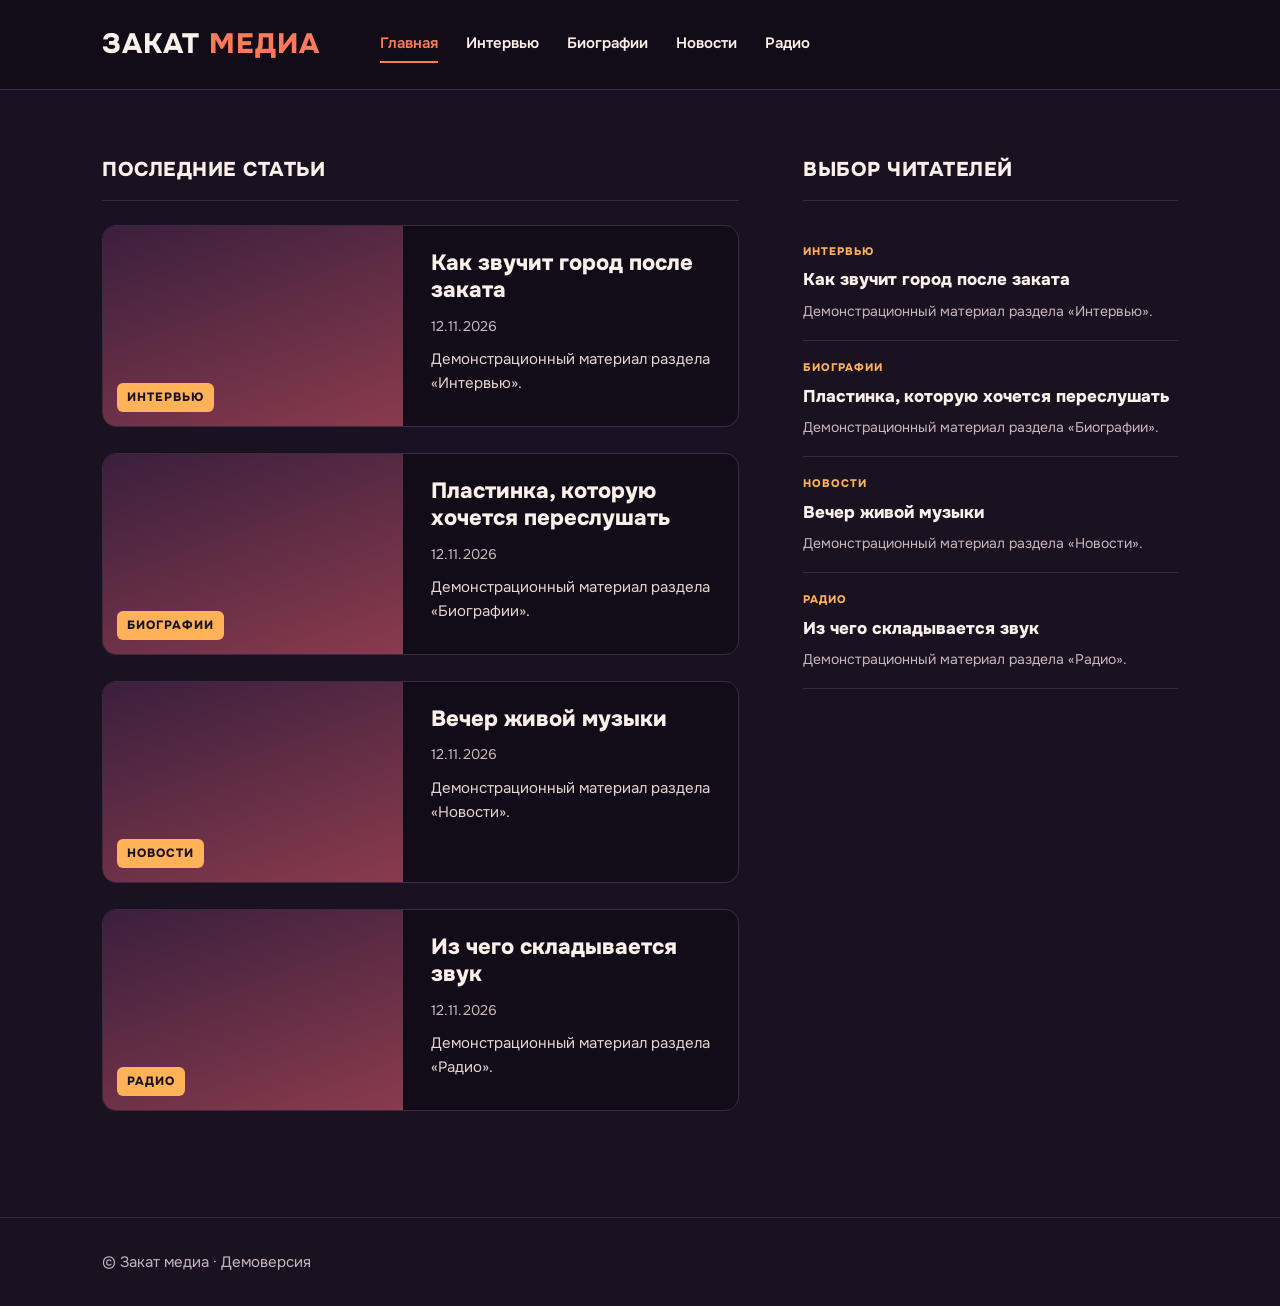
<file: index.html>
<!doctype html>
<html lang="ru"><head><meta charset="utf-8"><meta name="viewport" content="width=device-width,initial-scale=1">
<title>Закат медиа</title><meta name="description" content="Закат медиа: музыкальный журнал"><link rel="stylesheet" href="https://fonts.googleapis.com/css2?family=Onest:wght@400;600;800&display=swap"><link rel="stylesheet" href="./static/style.css"></head><body>
<header class="top"><a class="logo" href="./index.html">ЗАКАТ <span>МЕДИА</span></a>
<nav aria-label="Разделы"><a href="./index.html" aria-current="page">Главная</a><a href="./section-interviews.html">Интервью</a><a href="./section-biographies.html">Биографии</a><a href="./section-news.html">Новости</a><a href="./section-radio.html">Радио</a></nav></header>
<main><div class="cols"><section><h2 class="sec">Последние статьи</h2><article class="card"><a class="card-img" href="./article-demo-interviews.html" tabindex="-1" aria-hidden="true"><span class="ph" aria-hidden="true"></span><span class="tag">Интервью</span></a>
<div class="card-body"><h3><a href="./article-demo-interviews.html">Как звучит город после заката</a></h3><time datetime="2026-11-12">12.11.2026</time><p>Демонстрационный материал раздела «Интервью».</p></div></article><article class="card"><a class="card-img" href="./article-demo-biographies.html" tabindex="-1" aria-hidden="true"><span class="ph" aria-hidden="true"></span><span class="tag">Биографии</span></a>
<div class="card-body"><h3><a href="./article-demo-biographies.html">Пластинка, которую хочется переслушать</a></h3><time datetime="2026-11-12">12.11.2026</time><p>Демонстрационный материал раздела «Биографии».</p></div></article><article class="card"><a class="card-img" href="./article-demo-news.html" tabindex="-1" aria-hidden="true"><span class="ph" aria-hidden="true"></span><span class="tag">Новости</span></a>
<div class="card-body"><h3><a href="./article-demo-news.html">Вечер живой музыки</a></h3><time datetime="2026-11-12">12.11.2026</time><p>Демонстрационный материал раздела «Новости».</p></div></article><article class="card"><a class="card-img" href="./article-demo-radio.html" tabindex="-1" aria-hidden="true"><span class="ph" aria-hidden="true"></span><span class="tag">Радио</span></a>
<div class="card-body"><h3><a href="./article-demo-radio.html">Из чего складывается звук</a></h3><time datetime="2026-11-12">12.11.2026</time><p>Демонстрационный материал раздела «Радио».</p></div></article></section>
<aside><h2 class="sec">Выбор читателей</h2><ul class="side"><li><span class="mini">Интервью</span><a href="./article-demo-interviews.html">Как звучит город после заката</a><p>Демонстрационный материал раздела «Интервью».</p></li><li><span class="mini">Биографии</span><a href="./article-demo-biographies.html">Пластинка, которую хочется переслушать</a><p>Демонстрационный материал раздела «Биографии».</p></li><li><span class="mini">Новости</span><a href="./article-demo-news.html">Вечер живой музыки</a><p>Демонстрационный материал раздела «Новости».</p></li><li><span class="mini">Радио</span><a href="./article-demo-radio.html">Из чего складывается звук</a><p>Демонстрационный материал раздела «Радио».</p></li></ul></aside></div></main>
<footer class="foot">
<p>© Закат медиа · Демоверсия</p></footer>
</body></html>
</file>
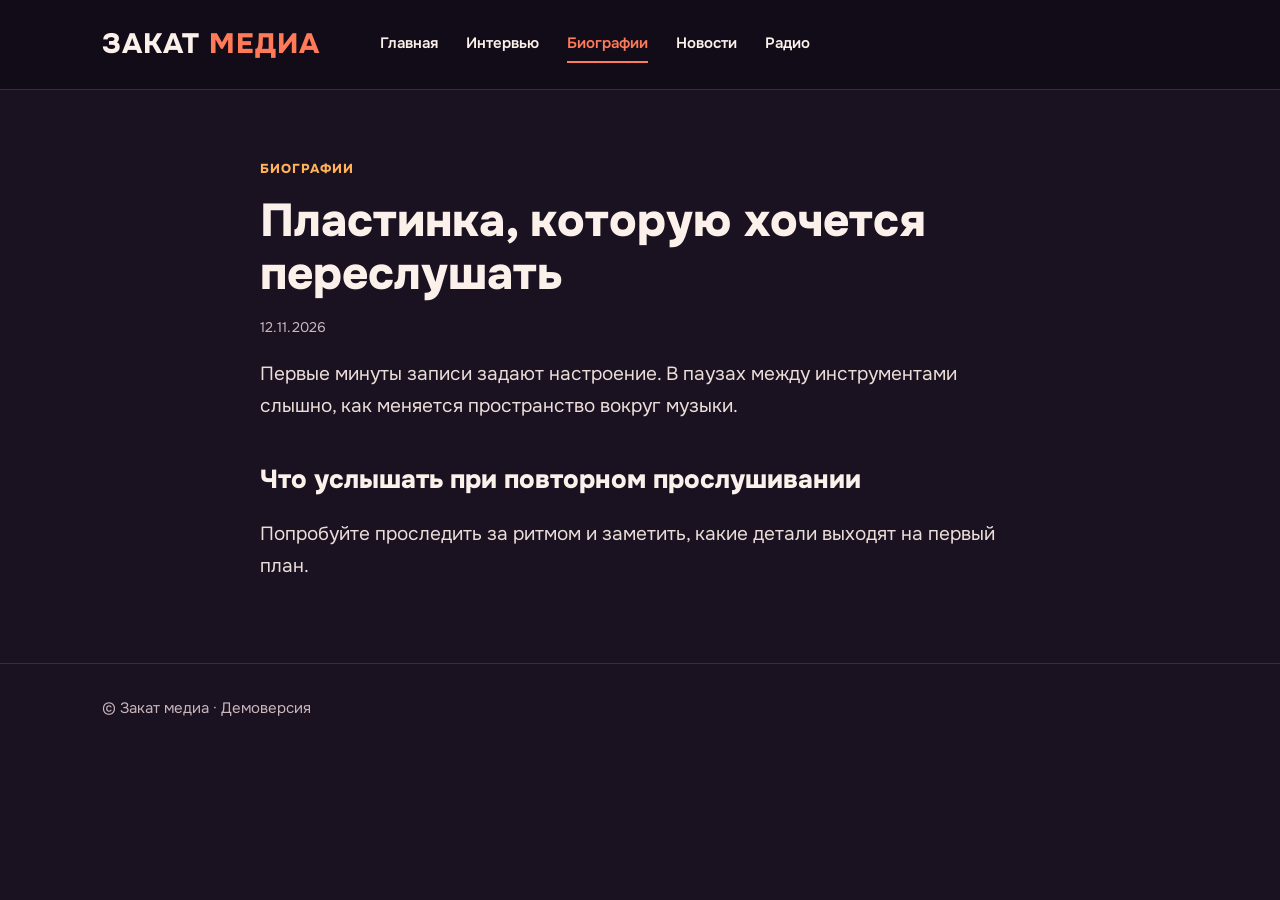
<file: article-demo-biographies.html>
<!doctype html>
<html lang="ru"><head><meta charset="utf-8"><meta name="viewport" content="width=device-width,initial-scale=1">
<title>Пластинка, которую хочется переслушать: Закат медиа</title><meta name="description" content="Демонстрационный материал раздела «Биографии»."><link rel="stylesheet" href="https://fonts.googleapis.com/css2?family=Onest:wght@400;600;800&display=swap"><link rel="stylesheet" href="./static/style.css"></head><body>
<header class="top"><a class="logo" href="./index.html">ЗАКАТ <span>МЕДИА</span></a>
<nav aria-label="Разделы"><a href="./index.html">Главная</a><a href="./section-interviews.html">Интервью</a><a href="./section-biographies.html" aria-current="page">Биографии</a><a href="./section-news.html">Новости</a><a href="./section-radio.html">Радио</a></nav></header>
<main><article class="post"><a class="tag-link" href="./section-biographies.html">Биографии</a>
<h1>Пластинка, которую хочется переслушать</h1><time datetime="2026-11-12">12.11.2026</time><p>Первые минуты записи задают настроение. В паузах между инструментами слышно, как меняется пространство вокруг музыки.</p>
<h2>Что услышать при повторном прослушивании</h2>
<p>Попробуйте проследить за ритмом и заметить, какие детали выходят на первый план.</p></article></main>
<footer class="foot">
<p>© Закат медиа · Демоверсия</p></footer>
</body></html>
</file>
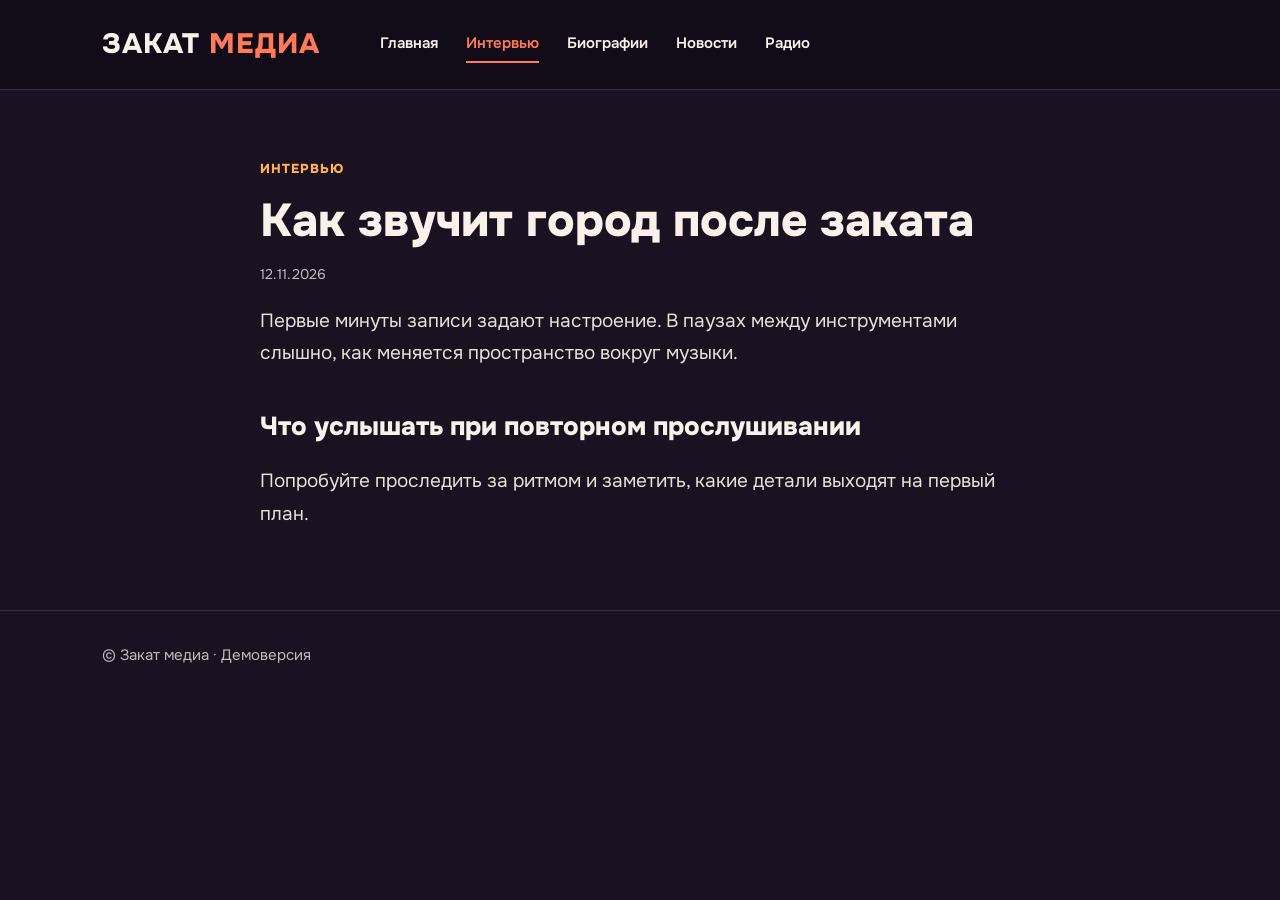
<file: article-demo-interviews.html>
<!doctype html>
<html lang="ru"><head><meta charset="utf-8"><meta name="viewport" content="width=device-width,initial-scale=1">
<title>Как звучит город после заката: Закат медиа</title><meta name="description" content="Демонстрационный материал раздела «Интервью»."><link rel="stylesheet" href="https://fonts.googleapis.com/css2?family=Onest:wght@400;600;800&display=swap"><link rel="stylesheet" href="./static/style.css"></head><body>
<header class="top"><a class="logo" href="./index.html">ЗАКАТ <span>МЕДИА</span></a>
<nav aria-label="Разделы"><a href="./index.html">Главная</a><a href="./section-interviews.html" aria-current="page">Интервью</a><a href="./section-biographies.html">Биографии</a><a href="./section-news.html">Новости</a><a href="./section-radio.html">Радио</a></nav></header>
<main><article class="post"><a class="tag-link" href="./section-interviews.html">Интервью</a>
<h1>Как звучит город после заката</h1><time datetime="2026-11-12">12.11.2026</time><p>Первые минуты записи задают настроение. В паузах между инструментами слышно, как меняется пространство вокруг музыки.</p>
<h2>Что услышать при повторном прослушивании</h2>
<p>Попробуйте проследить за ритмом и заметить, какие детали выходят на первый план.</p></article></main>
<footer class="foot">
<p>© Закат медиа · Демоверсия</p></footer>
</body></html>
</file>
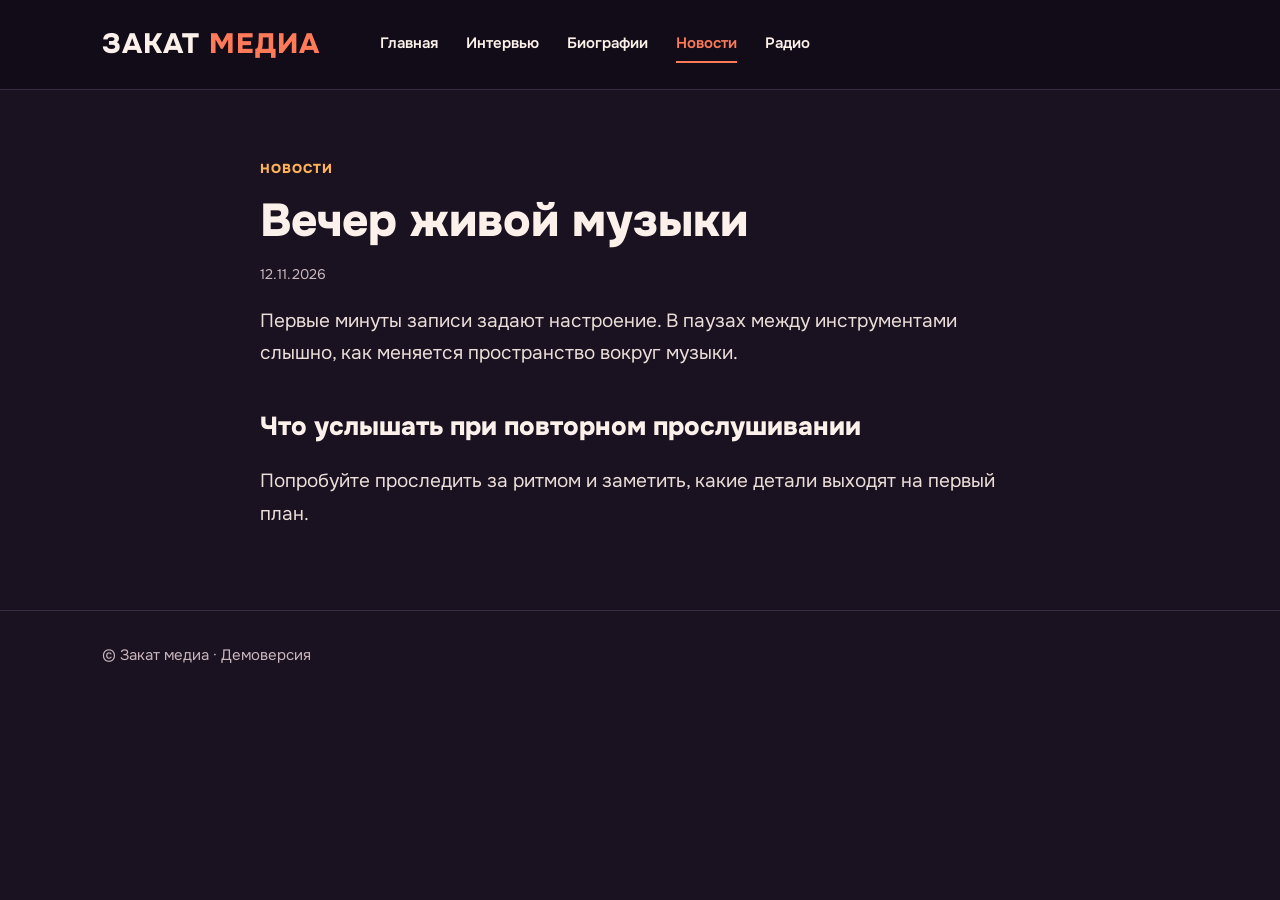
<file: article-demo-news.html>
<!doctype html>
<html lang="ru"><head><meta charset="utf-8"><meta name="viewport" content="width=device-width,initial-scale=1">
<title>Вечер живой музыки: Закат медиа</title><meta name="description" content="Демонстрационный материал раздела «Новости»."><link rel="stylesheet" href="https://fonts.googleapis.com/css2?family=Onest:wght@400;600;800&display=swap"><link rel="stylesheet" href="./static/style.css"></head><body>
<header class="top"><a class="logo" href="./index.html">ЗАКАТ <span>МЕДИА</span></a>
<nav aria-label="Разделы"><a href="./index.html">Главная</a><a href="./section-interviews.html">Интервью</a><a href="./section-biographies.html">Биографии</a><a href="./section-news.html" aria-current="page">Новости</a><a href="./section-radio.html">Радио</a></nav></header>
<main><article class="post"><a class="tag-link" href="./section-news.html">Новости</a>
<h1>Вечер живой музыки</h1><time datetime="2026-11-12">12.11.2026</time><p>Первые минуты записи задают настроение. В паузах между инструментами слышно, как меняется пространство вокруг музыки.</p>
<h2>Что услышать при повторном прослушивании</h2>
<p>Попробуйте проследить за ритмом и заметить, какие детали выходят на первый план.</p></article></main>
<footer class="foot">
<p>© Закат медиа · Демоверсия</p></footer>
</body></html>
</file>
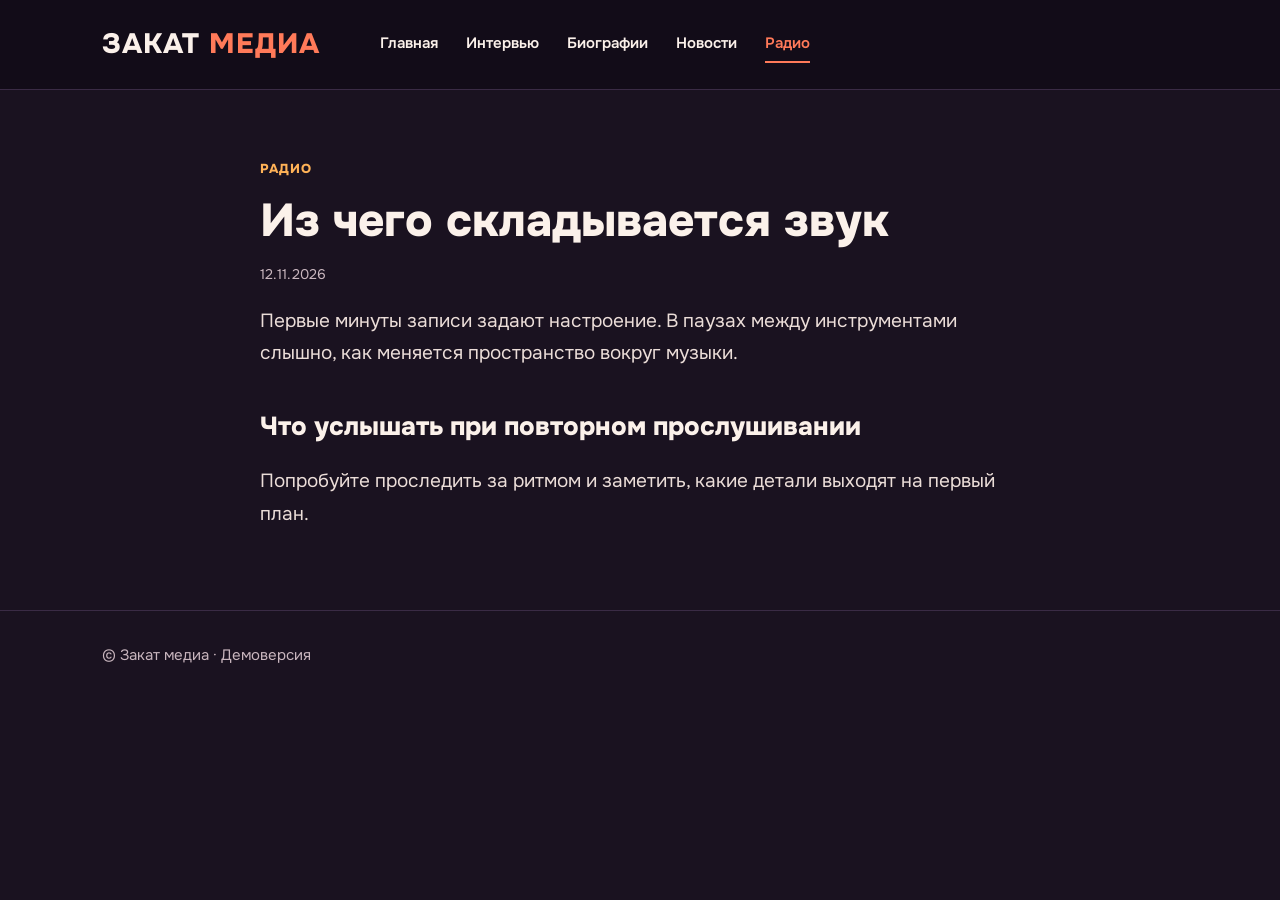
<file: article-demo-radio.html>
<!doctype html>
<html lang="ru"><head><meta charset="utf-8"><meta name="viewport" content="width=device-width,initial-scale=1">
<title>Из чего складывается звук: Закат медиа</title><meta name="description" content="Демонстрационный материал раздела «Радио»."><link rel="stylesheet" href="https://fonts.googleapis.com/css2?family=Onest:wght@400;600;800&display=swap"><link rel="stylesheet" href="./static/style.css"></head><body>
<header class="top"><a class="logo" href="./index.html">ЗАКАТ <span>МЕДИА</span></a>
<nav aria-label="Разделы"><a href="./index.html">Главная</a><a href="./section-interviews.html">Интервью</a><a href="./section-biographies.html">Биографии</a><a href="./section-news.html">Новости</a><a href="./section-radio.html" aria-current="page">Радио</a></nav></header>
<main><article class="post"><a class="tag-link" href="./section-radio.html">Радио</a>
<h1>Из чего складывается звук</h1><time datetime="2026-11-12">12.11.2026</time><p>Первые минуты записи задают настроение. В паузах между инструментами слышно, как меняется пространство вокруг музыки.</p>
<h2>Что услышать при повторном прослушивании</h2>
<p>Попробуйте проследить за ритмом и заметить, какие детали выходят на первый план.</p></article></main>
<footer class="foot">
<p>© Закат медиа · Демоверсия</p></footer>
</body></html>
</file>
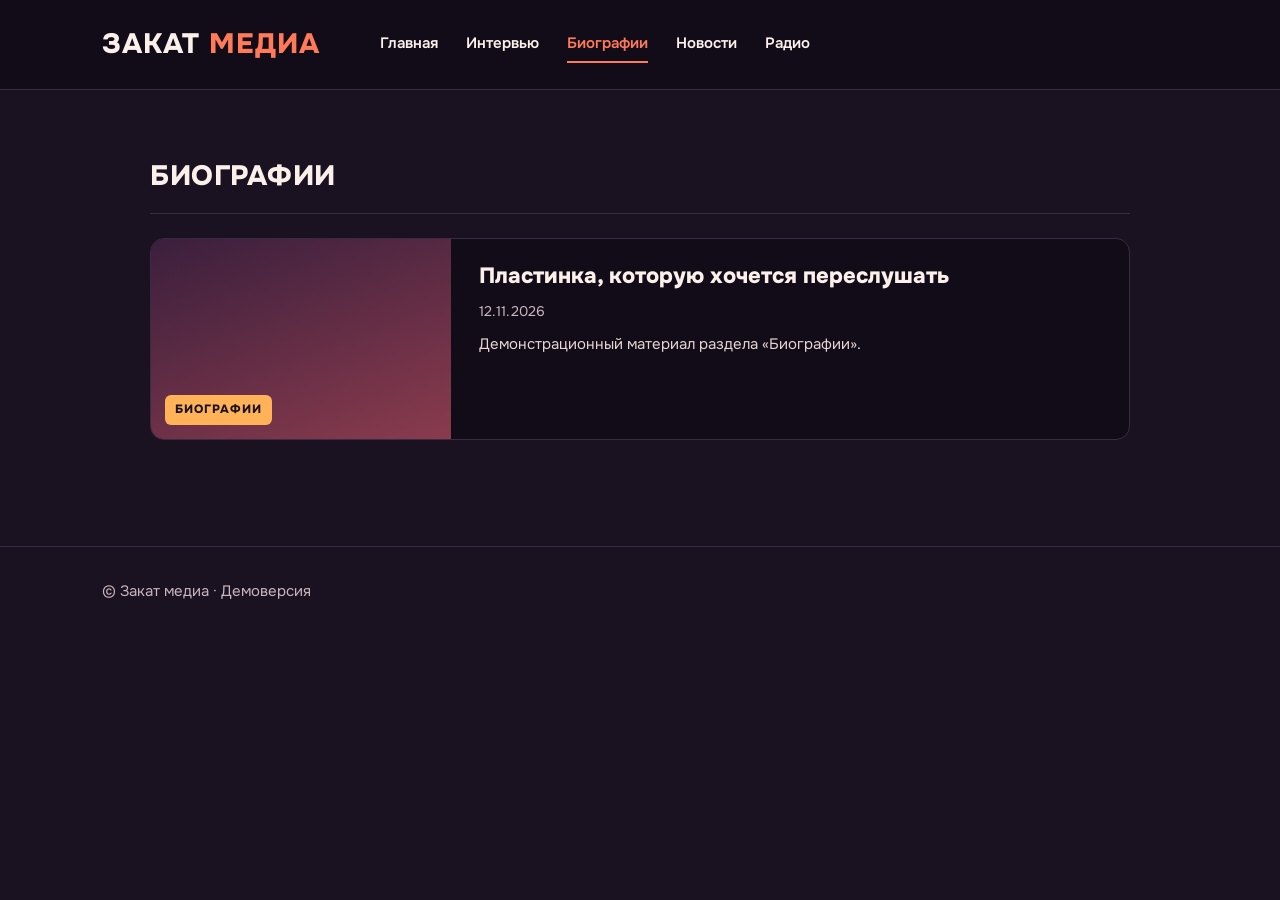
<file: section-biographies.html>
<!doctype html>
<html lang="ru"><head><meta charset="utf-8"><meta name="viewport" content="width=device-width,initial-scale=1">
<title>Биографии: Закат медиа</title><meta name="description" content="Закат медиа: музыкальный журнал"><link rel="stylesheet" href="https://fonts.googleapis.com/css2?family=Onest:wght@400;600;800&display=swap"><link rel="stylesheet" href="./static/style.css"></head><body>
<header class="top"><a class="logo" href="./index.html">ЗАКАТ <span>МЕДИА</span></a>
<nav aria-label="Разделы"><a href="./index.html">Главная</a><a href="./section-interviews.html">Интервью</a><a href="./section-biographies.html" aria-current="page">Биографии</a><a href="./section-news.html">Новости</a><a href="./section-radio.html">Радио</a></nav></header>
<main><section class="wide"><h1 class="sec">Биографии</h1><article class="card"><a class="card-img" href="./article-demo-biographies.html" tabindex="-1" aria-hidden="true"><span class="ph" aria-hidden="true"></span><span class="tag">Биографии</span></a>
<div class="card-body"><h3><a href="./article-demo-biographies.html">Пластинка, которую хочется переслушать</a></h3><time datetime="2026-11-12">12.11.2026</time><p>Демонстрационный материал раздела «Биографии».</p></div></article></section></main>
<footer class="foot">
<p>© Закат медиа · Демоверсия</p></footer>
</body></html>
</file>
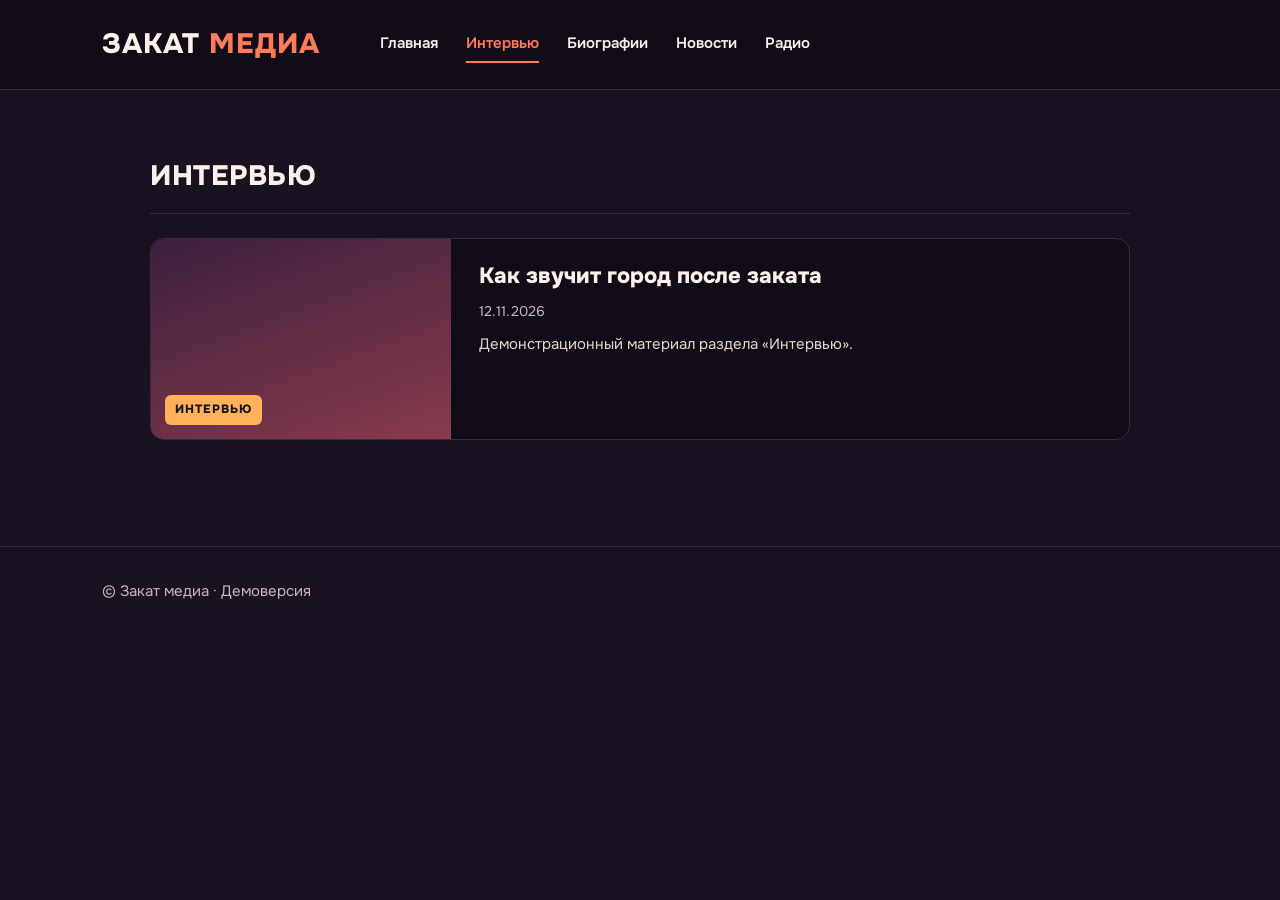
<file: section-interviews.html>
<!doctype html>
<html lang="ru"><head><meta charset="utf-8"><meta name="viewport" content="width=device-width,initial-scale=1">
<title>Интервью: Закат медиа</title><meta name="description" content="Закат медиа: музыкальный журнал"><link rel="stylesheet" href="https://fonts.googleapis.com/css2?family=Onest:wght@400;600;800&display=swap"><link rel="stylesheet" href="./static/style.css"></head><body>
<header class="top"><a class="logo" href="./index.html">ЗАКАТ <span>МЕДИА</span></a>
<nav aria-label="Разделы"><a href="./index.html">Главная</a><a href="./section-interviews.html" aria-current="page">Интервью</a><a href="./section-biographies.html">Биографии</a><a href="./section-news.html">Новости</a><a href="./section-radio.html">Радио</a></nav></header>
<main><section class="wide"><h1 class="sec">Интервью</h1><article class="card"><a class="card-img" href="./article-demo-interviews.html" tabindex="-1" aria-hidden="true"><span class="ph" aria-hidden="true"></span><span class="tag">Интервью</span></a>
<div class="card-body"><h3><a href="./article-demo-interviews.html">Как звучит город после заката</a></h3><time datetime="2026-11-12">12.11.2026</time><p>Демонстрационный материал раздела «Интервью».</p></div></article></section></main>
<footer class="foot">
<p>© Закат медиа · Демоверсия</p></footer>
</body></html>
</file>
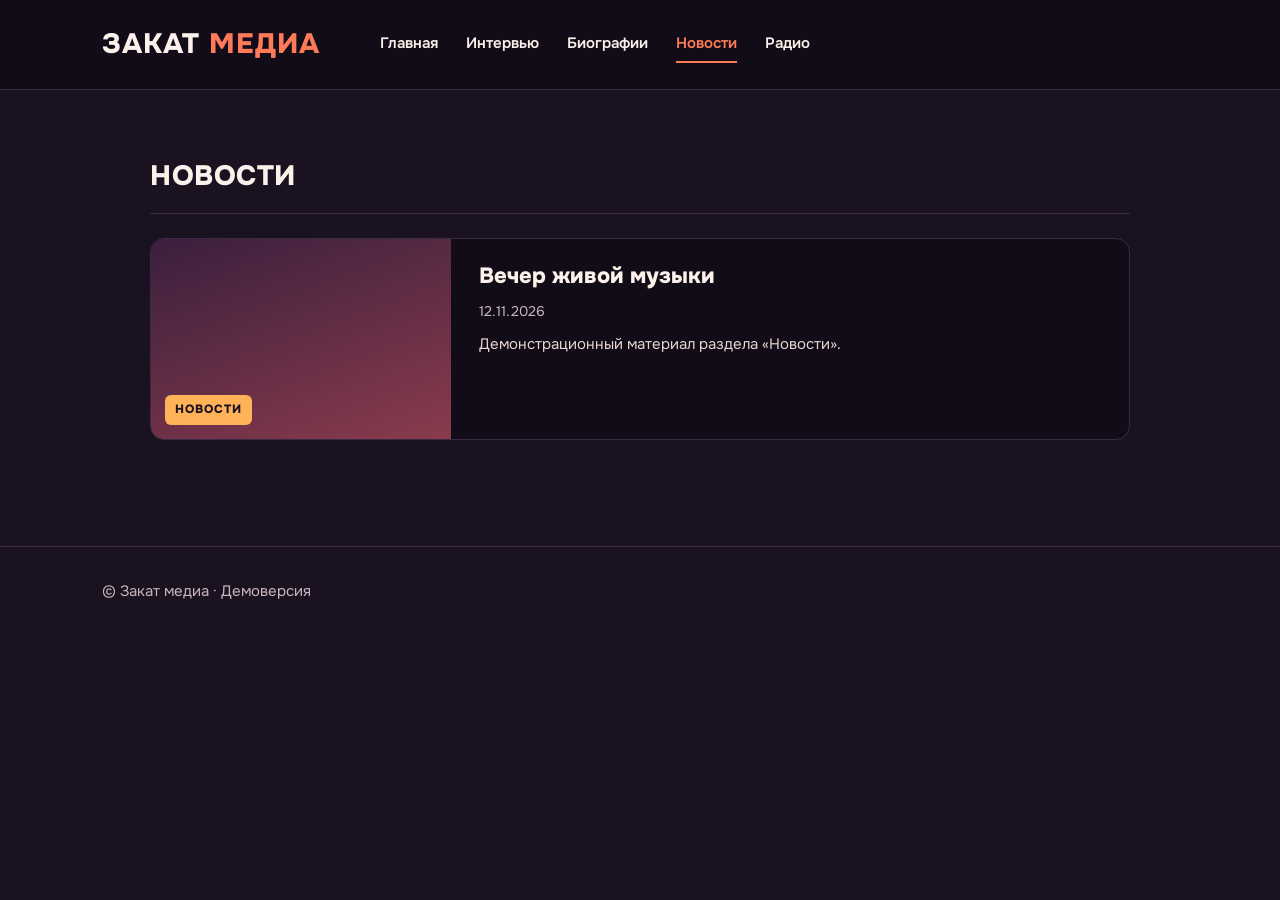
<file: section-news.html>
<!doctype html>
<html lang="ru"><head><meta charset="utf-8"><meta name="viewport" content="width=device-width,initial-scale=1">
<title>Новости: Закат медиа</title><meta name="description" content="Закат медиа: музыкальный журнал"><link rel="stylesheet" href="https://fonts.googleapis.com/css2?family=Onest:wght@400;600;800&display=swap"><link rel="stylesheet" href="./static/style.css"></head><body>
<header class="top"><a class="logo" href="./index.html">ЗАКАТ <span>МЕДИА</span></a>
<nav aria-label="Разделы"><a href="./index.html">Главная</a><a href="./section-interviews.html">Интервью</a><a href="./section-biographies.html">Биографии</a><a href="./section-news.html" aria-current="page">Новости</a><a href="./section-radio.html">Радио</a></nav></header>
<main><section class="wide"><h1 class="sec">Новости</h1><article class="card"><a class="card-img" href="./article-demo-news.html" tabindex="-1" aria-hidden="true"><span class="ph" aria-hidden="true"></span><span class="tag">Новости</span></a>
<div class="card-body"><h3><a href="./article-demo-news.html">Вечер живой музыки</a></h3><time datetime="2026-11-12">12.11.2026</time><p>Демонстрационный материал раздела «Новости».</p></div></article></section></main>
<footer class="foot">
<p>© Закат медиа · Демоверсия</p></footer>
</body></html>
</file>
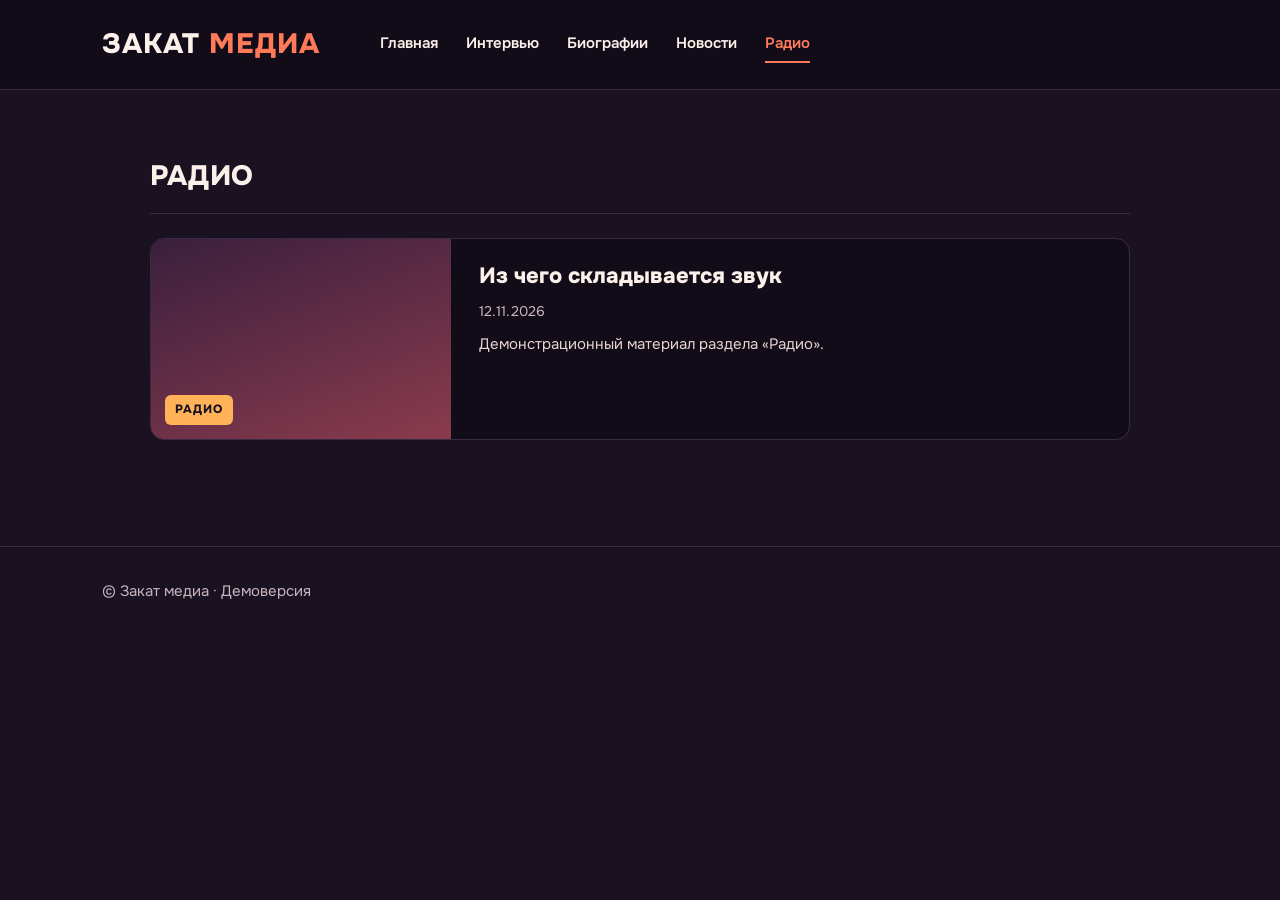
<file: section-radio.html>
<!doctype html>
<html lang="ru"><head><meta charset="utf-8"><meta name="viewport" content="width=device-width,initial-scale=1">
<title>Радио: Закат медиа</title><meta name="description" content="Закат медиа: музыкальный журнал"><link rel="stylesheet" href="https://fonts.googleapis.com/css2?family=Onest:wght@400;600;800&display=swap"><link rel="stylesheet" href="./static/style.css"></head><body>
<header class="top"><a class="logo" href="./index.html">ЗАКАТ <span>МЕДИА</span></a>
<nav aria-label="Разделы"><a href="./index.html">Главная</a><a href="./section-interviews.html">Интервью</a><a href="./section-biographies.html">Биографии</a><a href="./section-news.html">Новости</a><a href="./section-radio.html" aria-current="page">Радио</a></nav></header>
<main><section class="wide"><h1 class="sec">Радио</h1><article class="card"><a class="card-img" href="./article-demo-radio.html" tabindex="-1" aria-hidden="true"><span class="ph" aria-hidden="true"></span><span class="tag">Радио</span></a>
<div class="card-body"><h3><a href="./article-demo-radio.html">Из чего складывается звук</a></h3><time datetime="2026-11-12">12.11.2026</time><p>Демонстрационный материал раздела «Радио».</p></div></article></section></main>
<footer class="foot">
<p>© Закат медиа · Демоверсия</p></footer>
</body></html>
</file>
<file: static/style.css>
/* Закат медиа: стили сайта и админ-панели */
:root {
  --bg: #1a1220; --panel: #241a2e; --deep: #120c18; --line: #3a2b45; --field: #54405f;
  --text: #fbf1ea; --muted: #c9b6be; --accent: #ff7a59; --amber: #ffb257;
  --font: "Onest", system-ui, sans-serif;
}
* { box-sizing: border-box; margin: 0; }
body { background: var(--bg); color: var(--text); font: 400 17px/1.6 var(--font); }
a { color: inherit; text-decoration: none; }
:focus-visible { outline: 3px solid var(--amber); outline-offset: 3px; }
img { max-width: 100%; display: block; }

/* шапка и подвал */
.top { display: flex; align-items: center; gap: 36px; flex-wrap: wrap; padding: 22px 8vw; background: var(--deep); border-bottom: 1px solid var(--line); }
.logo { font-weight: 800; font-size: 28px; letter-spacing: 1px; margin-right: 24px; }
.logo span { color: var(--accent); }
.top nav { display: flex; gap: 28px; flex-wrap: wrap; font-weight: 600; font-size: 15px; }
.top nav a { padding: 6px 0; border-bottom: 2px solid transparent; transition: color .25s, border-color .25s; }
.top nav a:hover { color: var(--accent); }
.top nav a[aria-current] { color: var(--accent); border-color: var(--accent); }
.foot { display: flex; justify-content: space-between; flex-wrap: wrap; gap: 12px; padding: 32px 8vw; border-top: 1px solid var(--line); color: var(--muted); font-size: 15px; }
.online b { color: var(--text); font-variant-numeric: tabular-nums; }
.dot { display: inline-block; width: 9px; height: 9px; margin-right: 8px; border-radius: 50%; background: var(--accent); animation: pulse 2s ease-in-out infinite; }
@keyframes pulse { 50% { opacity: .35; } }

/* главная и разделы */
main { padding: 64px 8vw 80px; }
.cols { display: grid; grid-template-columns: 1.7fr 1fr; gap: 64px; align-items: start; }
.wide { max-width: 980px; margin: 0 auto; }
.sec { font-weight: 800; font-size: 20px; letter-spacing: .5px; text-transform: uppercase; padding-bottom: 14px; margin-bottom: 24px; border-bottom: 1px solid var(--line); }
h1.sec { font-size: 28px; }
.card { display: flex; gap: 28px; margin-bottom: 26px; background: var(--deep); border: 1px solid var(--line); border-radius: 14px; overflow: hidden; transition: border-color .3s; }
.card:hover { border-color: #6a4a5c; }
.card-img { position: relative; width: 300px; min-height: 200px; flex: none; }
.card-img img, .ph { width: 100%; height: 100%; object-fit: cover; }
.ph { display: block; background: linear-gradient(160deg, #3a1f3d, #8a3b4d); }
.tag { position: absolute; left: 14px; bottom: 14px; padding: 5px 10px; border-radius: 6px; background: var(--amber); color: var(--bg); font-weight: 800; font-size: 12px; letter-spacing: 1px; text-transform: uppercase; }
.card-body { padding: 24px 24px 24px 0; display: flex; flex-direction: column; gap: 10px; }
.card h3 { font-weight: 800; font-size: 22px; line-height: 1.25; }
.card h3 a:hover { color: var(--accent); }
.card time, .post time { color: var(--muted); font-size: 14px; }
.card p { color: #e6d6d2; font-size: 15px; }
.side { list-style: none; padding: 0; }
.side li { padding: 18px 0; border-bottom: 1px solid var(--line); }
.mini { display: block; font-size: 11px; font-weight: 800; letter-spacing: 1px; text-transform: uppercase; color: var(--amber); margin-bottom: 6px; }
.side a { font-weight: 800; font-size: 17px; line-height: 1.3; }
.side a:hover { color: var(--accent); }
.side p { color: var(--muted); font-size: 14px; margin-top: 6px; }

/* статья */
.post { max-width: 760px; margin: 0 auto; }
.post h1 { font-weight: 800; font-size: clamp(30px, 5vw, 46px); line-height: 1.15; margin: 14px 0 12px; }
.post h2 { font-weight: 800; font-size: 26px; margin: 36px 0 12px; }
.post p { font-size: 19px; line-height: 1.7; margin-top: 18px; color: #ebddd8; }
.tag-link { color: var(--amber); font-weight: 800; font-size: 13px; letter-spacing: 1px; text-transform: uppercase; }
.cover { width: 100%; border-radius: 16px; margin: 24px 0 8px; }
audio { width: 100%; margin-top: 22px; }

/* кнопки и поля */
.btn { display: inline-flex; align-items: center; justify-content: center; min-height: 46px; padding: 12px 26px; border: 0; border-radius: 99px; background: var(--accent); color: var(--bg); font: 800 15px var(--font); cursor: pointer; transition: filter .25s, transform .25s; }
.btn:hover { filter: brightness(1.08); transform: translateY(-1px); }
.btn:active { transform: scale(.97); }
.btn.ghost { background: transparent; color: var(--text); border: 1px solid var(--field); }
.link { background: none; border: 0; padding: 0; color: var(--muted); font: 600 14px var(--font); cursor: pointer; text-align: left; }
.link:hover { color: var(--accent); }
label { display: flex; flex-direction: column; gap: 8px; font-size: 14px; font-weight: 600; color: var(--muted); }
label small { font-weight: 400; }
input, textarea, select { width: 100%; padding: 14px 16px; border: 1px solid var(--field); border-radius: 12px; background: var(--bg); color: var(--text); font: 400 16px var(--font); }
textarea { resize: vertical; line-height: 1.6; }
input:focus, textarea:focus, select:focus { outline: none; border-color: var(--accent); }
label.check { flex-direction: row; align-items: center; gap: 10px; }
label.check input { width: 20px; height: 20px; accent-color: var(--accent); }

/* админка */
body.admin { display: flex; min-height: 100vh; }
.sidebar { width: 260px; flex: none; display: flex; flex-direction: column; gap: 6px; padding: 28px 20px; background: var(--deep); border-right: 1px solid var(--line); }
.sidebar .logo { font-size: 22px; padding: 0 12px 22px; margin: 0; }
.sidebar > a, .sidebar .link { display: block; padding: 12px; border-radius: 10px; font-weight: 600; font-size: 15px; color: var(--muted); transition: background .25s, color .25s; }
.sidebar > a:hover, .sidebar .link:hover { background: var(--line); color: var(--text); }
.sidebar label.link { flex-direction: row; cursor: pointer; }
.adm-main { flex: 1; padding: 44px 56px; min-width: 0; }
.warn { margin-bottom: 24px; padding: 12px 16px; border-radius: 10px; background: #3b2a1c; color: #ffd9a8; font-size: 15px; }
.adm-head { display: flex; align-items: center; justify-content: space-between; gap: 16px; margin-bottom: 24px; }
.adm-head h1 { font-weight: 800; font-size: 32px; }
.pills { display: flex; gap: 10px; flex-wrap: wrap; margin-bottom: 24px; }
.pill { padding: 9px 20px; border: 1px solid var(--line); border-radius: 99px; background: none; color: var(--muted); font: 600 14px var(--font); cursor: pointer; }
.pill.on { background: var(--line); color: var(--text); }
.table-wrap { overflow-x: auto; background: var(--panel); border: 1px solid var(--line); border-radius: 16px; }
table { width: 100%; border-collapse: collapse; text-align: left; }
th { padding: 16px; font-size: 13px; font-weight: 600; letter-spacing: 1px; text-transform: uppercase; color: var(--muted); }
td { padding: 16px; border-top: 1px solid var(--line); font-size: 15px; }
td .title { color: var(--text); font-size: 15px; }
.acts { display: flex; gap: 18px; align-items: center; }
.acts .link:first-child { color: var(--accent); }
.chip { padding: 5px 10px; border-radius: 6px; font-size: 12px; font-weight: 800; background: var(--line); }
.chip.published { background: var(--amber); color: var(--bg); }
.notice { margin-bottom: 18px; padding: 12px 16px; border-radius: 10px; background: var(--line); }
.error { margin-bottom: 18px; padding: 12px 16px 12px 32px; border-radius: 10px; background: #4a1f2a; color: #ffd9d2; }
.editor { display: grid; grid-template-columns: 1.8fr 1fr; gap: 32px; align-items: start; }
.ed-main, .ed-side { display: flex; flex-direction: column; gap: 22px; }
.ed-side { padding: 28px; background: var(--panel); border: 1px solid var(--line); border-radius: 16px; }

@media (max-width: 900px) {
  .cols, .editor { grid-template-columns: 1fr; }
  .card { flex-direction: column; gap: 0; }
  .card-img { width: 100%; height: 200px; }
  .card-body { padding: 20px; }
  body.admin { flex-direction: column; }
  .sidebar { width: auto; flex-direction: row; flex-wrap: wrap; align-items: center; }
  .adm-main { padding: 28px 20px; }
}
@media (prefers-reduced-motion: reduce) { *, *::before, *::after { animation: none !important; transition: none !important; } }

/* вход и редактор в серверной версии */
body.login { align-items: center; justify-content: center; }
.login-box { width: min(380px, 90vw); display: flex; flex-direction: column; gap: 18px; padding: 36px; background: var(--panel); border: 1px solid var(--line); border-radius: 18px; }
.login-box h1 { font-weight: 800; font-size: 28px; }
.login-box > .error { padding-left: 16px; }
.acts form { display: inline; }
.acts a { color: var(--accent); font-weight: 600; }
td a:hover { color: var(--accent); }
.sidebar form { margin-top: auto; }
.sidebar form .link { width: 100%; }
#cover-preview { margin-top: 12px; border-radius: 10px; }
#cover-msg { margin-top: 8px; font-size: 14px; color: var(--muted); }
</file>
